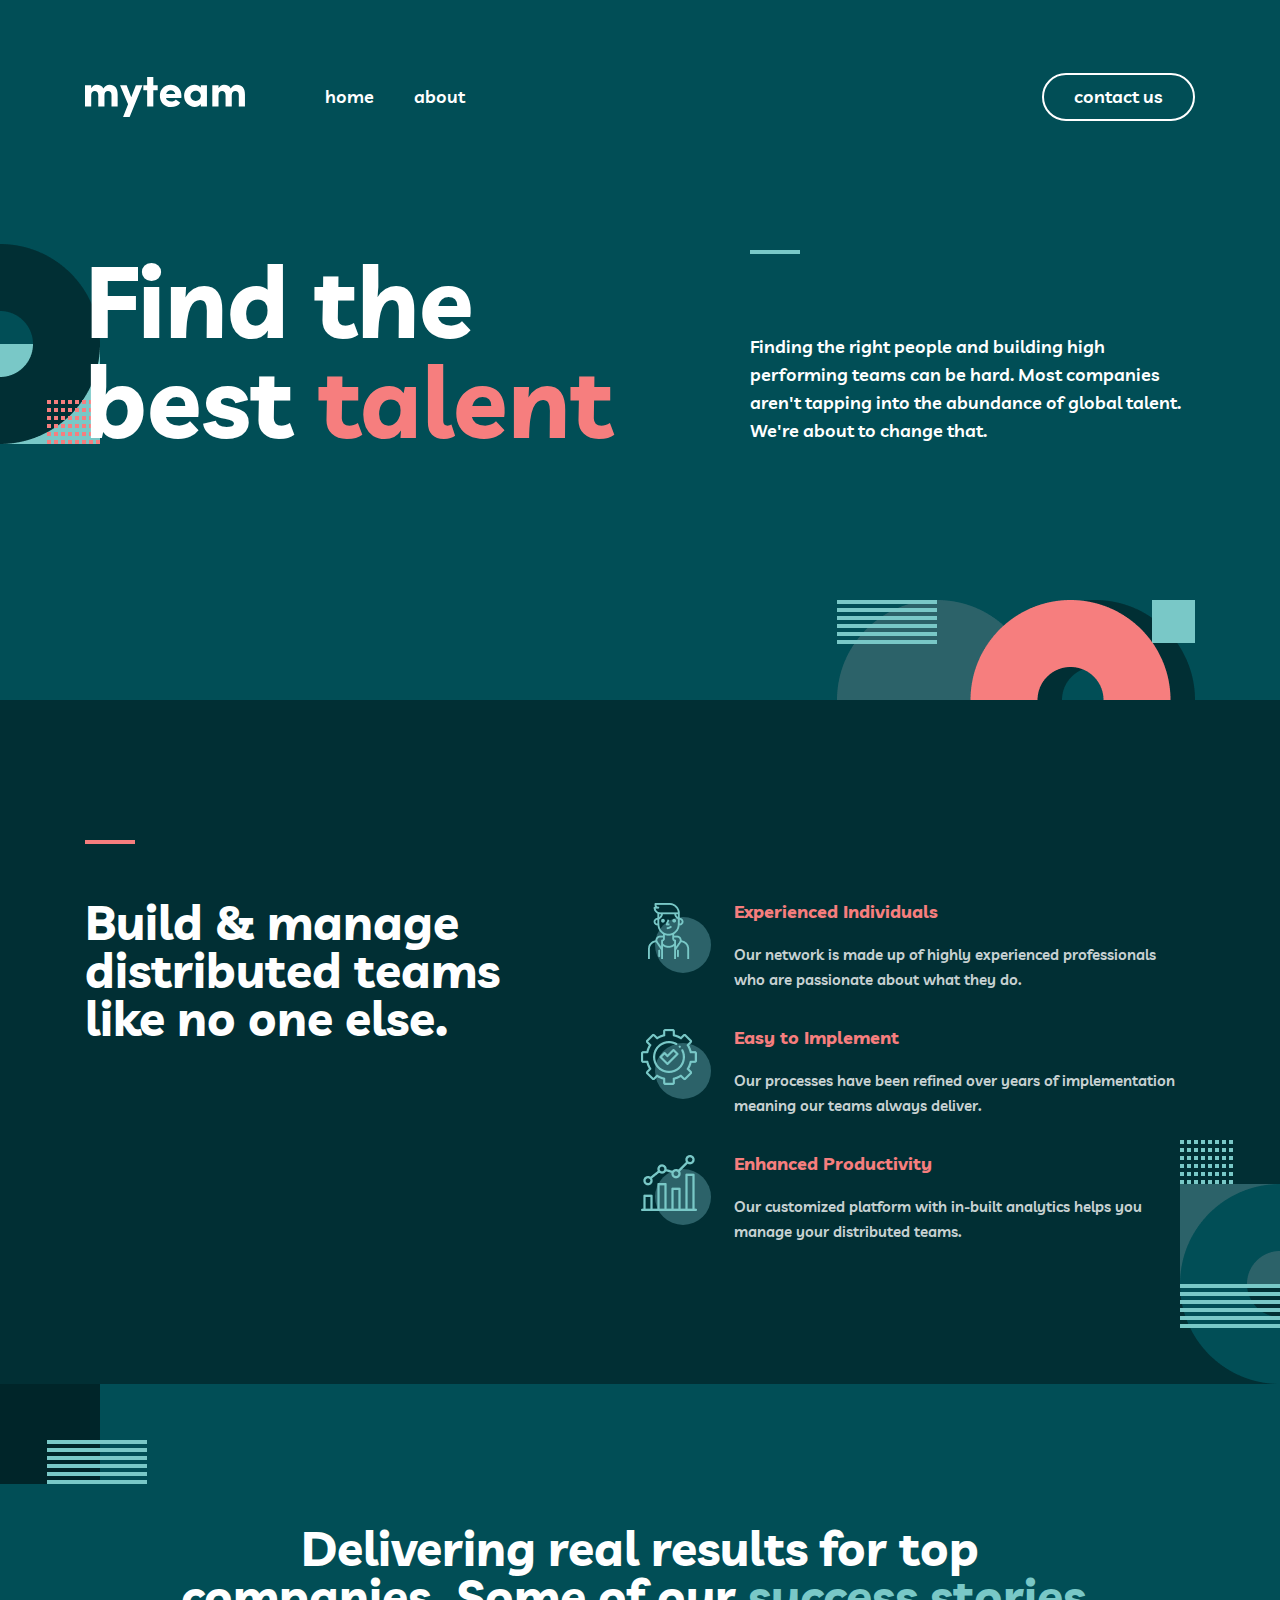
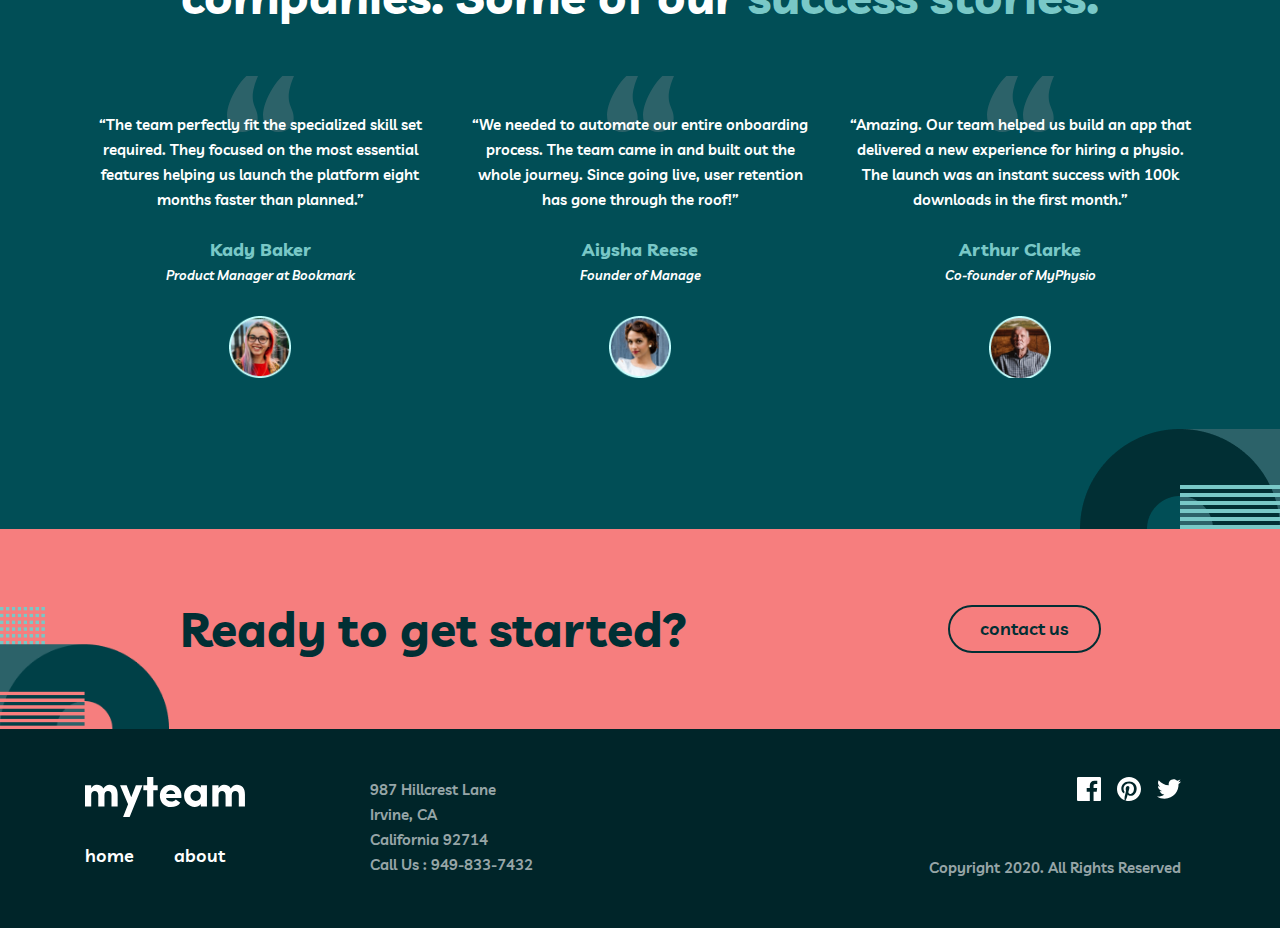
<file: index.html>
<!DOCTYPE html>
<html lang="eng">
<head>
    <meta charset="UTF-8">
    <meta name="author" content="G'afforov Shaxzod">
    <meta name="description" content="site about eights lesson">
    <meta name="keywords" content="site 8lesson">
    <meta http-equiv="X-UA-Compatible" content="IE=edge">
    <meta name="viewport" content="width=device-width ,initial-scale=1"/> 
    <meta property="og:title" content="site about template">
    <meta property="og:description" content="site">
    <meta propery="og:image" content="">
    <link rel="stylesheet" href="./css/main.css">
    <title>template</title>
</head>
<body>
    <header class="header">
        <div class="container header__container">
            <div class="header__wrapper">
                <a href="./index.html" class="header__logo__link">
                    <img src="./img/logo.svg" alt="myteam logo" class="header__logo" width="160" height="40">
                </a>
                
                <div class="header__navbar">
                    <ul class="header__list">
                        <li class="header__item">
                            <a href="./index.html" class="header__nav__link">home</a>
                        </li>
                        <li class="header__item">
                            <a href="./pages/about.html" class="header__nav__link">about</a>
                        </li>
                    </ul>
                </div>
                
                <a href="./pages/contact.html" class="header__contact-link contact-link">contact us</a>
            </div>
        </div>
    </header>
    
    <main class="hero">
        <section class="talent">
            <div class="container talent__container">
                <div class="talent__wrapper">
                    <h1 class="talent__heading">Find the best <span class="talent__seperate">talent</span></h1>
                    
                    <div class="talent__right">
                        <div class="talent__line line"></div>
                        
                        <p class="talent__text">Finding the right people and building high performing teams can be hard. Most companies aren't tapping into the abundance of global talent. We're about to change that.</p>
                    </div>
                </div>
            </div>
        </section>
        
        <section class="teams">
            <div class="container teams__container">
                <div class="teams__wrapper">
                    <div class="teams__line line"></div>
                    
                    <div class="teams__content-box">
                        <h2 class="teams__heading">Build & manage distributed teams like no one else.</h2>
                        
                        <ul class="teams__list">
                            <li class="teams__item">
                                <div class="teams__img__content"></div>
                                
                                <div class="teams__inner-box">
                                    <h3 class="teams__inner__heading">Experienced Individuals</h3>
                                    
                                    <p class="teams__inner__text">Our network is made up of highly experienced professionals who are passionate about what they do.</p>
                                </div>
                            </li>
                            <li class="teams__item">
                                <div class="teams__img__content teams__img__content--secondary"></div>
                                
                                <div class="teams__inner-box">
                                    <h3 class="teams__inner__heading">Easy to Implement</h3>
                                    
                                    <p class="teams__inner__text">Our processes have been refined over years of implementation meaning our teams always deliver.</p>
                                </div>
                            </li>
                            <li class="teams__item">
                                <div class="teams__img__content teams__img__content--thirdly"></div>
                                
                                <div class="teams__inner-box">
                                    <h3 class="teams__inner__heading">Enhanced Productivity</h3>
                                    
                                    <p class="teams__inner__text">Our customized platform with in-built analytics helps you manage your distributed teams.</p>
                                </div>
                            </li>
                        </ul>
                    </div>
                </div>
            </div>
        </section>
        
        <section class="stories">
            <div class="container stories__container">
                <div class="stories__wrapper">
                    <h2 class="stories__heading">Delivering real results for top companies. Some of our <span class="stories__seperate">success stories.</span></h2>
                    
                    <ul class="stories__list">
                        <li class="stories__item">
                            <p class="stories__inner-text"> “The team perfectly fit the specialized skill set required. They focused on the most essential features helping us launch the platform eight months faster than planned.”</p>
                            
                            <h3 class="stories__heading__name">Kady Baker</h3>
                            
                            <p class="stories__title__job">Product Manager at Bookmark</p>
                            
                            <img alt="kadys img" class="stories__img__avatar" srcset="./img/kady@1x.png 1x ,./img/kady@2x.png 2x" width="62" height="62">
                        </li>
                        <li class="stories__item">
                            <p class="stories__inner-text">“We needed to automate our entire onboarding process. The team came in and built out the whole journey. Since going live, user retention has gone through the roof!”</p>
                            
                            <h3 class="stories__heading__name">Aiysha Reese</h3>
                            
                            <p class="stories__title__job">Founder of Manage</p>
                            
                            <img alt="aiyshas img" class="stories__img__avatar" srcset=" ./img/aiysha@1x.png 1x ,./img/aiysha@2x.png 2x" width="62" height="62">
                        </li>
                        <li class="stories__item">
                            <p class="stories__inner-text">“Amazing. Our team helped us build an app that delivered a new experience for hiring a physio. The launch was an instant success with 100k downloads in the first month.”</p>
                            
                            <h3 class="stories__heading__name">Arthur Clarke</h3>
                            
                            <p class="stories__title__job">Co-founder of MyPhysio</p>
                            
                            <img alt="aurthurs img" class="stories__img__avatar" srcset="./img/aurthur@1x.png 1x ,./img/aurthur@2x.png 2x" width="62" height="62">
                        </li>
                    </ul>
                </div>
            </div>
        </section>
        
        <section class="started">
            <div class="container started__container">
                <div class="started__wrapper">
                    <h2 class="started__heading">Ready to get started?</h2>
                    
                    <a href="./pages/contact.html" class="started__contact-link contact-link">contact us</a>
                </div>
            </div>
        </section>
    </main>
    
    <footer class="footer">
        <div class="container footer__container">
            <div class="footer__wrapper">
                <div class="footer__links-box__left">
                    <a href="./index.html" class="header__logo__link footer__logo__link">
                        <img src="./img/logo.svg" alt="myteam logo" class="header__logo" width="160" height="40">
                    </a>
                    
                    <div class="header__navbar">
                        <ul class="header__list">
                            <li class="header__item">
                                <a href="./index.html" class="header__nav__link">home</a>
                            </li>
                            <li class="header__item">
                                <a href="./pages/about.html" class="header__nav__link">about</a>
                            </li>
                        </ul>
                    </div>
                </div>
                
                <ul class="footer__list">
                    <li class="footer__item">987  Hillcrest Lane</li>
                    <li class="footer__item">Irvine, CA</li>
                    <li class="footer__item">California 92714</li>
                    <li class="footer__item">Call Us : 949-833-7432</li>
                </ul>
                
                <div class="footer__right-box">
                    <ul class="footer__target__list">
                        <li class="footer__target__item">
                            <a href="" class="footer__target__link">
                                <svg class="footer__facebook" width="24" height="24" viewBox="0 0 24 24" xmlns="http://www.w3.org/2000/svg"><path d="M22.675 0H1.325C0.593 0 0 0.593 0 1.325V22.676C0 23.407 0.593 24 1.325 24H12.82V14.706H9.692V11.084H12.82V8.413C12.82 5.313 14.713 3.625 17.479 3.625C18.804 3.625 19.942 3.724 20.274 3.768V7.008L18.356 7.009C16.852 7.009 16.561 7.724 16.561 8.772V11.085H20.148L19.681 14.707H16.561V24H22.677C23.407 24 24 23.407 24 22.675V1.325C24 0.593 23.407 0 22.675 0Z"/>
                                </svg>
                            </a>
                        </li>
                        <li class="footer__target__item">
                            <a href="" class="footer__target__link">
                                <svg width="24" height="24" viewBox="0 0 24 24" xmlns="http://www.w3.org/2000/svg">
                                    <path id="Path" d="M12 0C5.373 0 0 5.372 0 12C0 17.084 3.163 21.426 7.627 23.174C7.522 22.225 7.427 20.769 7.669 19.733C7.887 18.796 9.076 13.768 9.076 13.768C9.076 13.768 8.717 13.049 8.717 11.986C8.717 10.318 9.684 9.072 10.888 9.072C11.911 9.072 12.406 9.841 12.406 10.762C12.406 11.791 11.751 13.33 11.412 14.757C11.129 15.951 12.011 16.926 13.189 16.926C15.322 16.926 16.961 14.677 16.961 11.431C16.961 8.558 14.897 6.549 11.949 6.549C8.535 6.549 6.531 9.11 6.531 11.756C6.531 12.787 6.928 13.894 7.424 14.494C7.522 14.613 7.536 14.718 7.507 14.839L7.174 16.199C7.121 16.419 7 16.466 6.772 16.36C5.273 15.662 4.336 13.471 4.336 11.711C4.336 7.926 7.086 4.449 12.265 4.449C16.428 4.449 19.663 7.416 19.663 11.38C19.663 15.516 17.056 18.844 13.436 18.844C12.22 18.844 11.077 18.213 10.686 17.466L9.938 20.319C9.667 21.362 8.936 22.669 8.446 23.465C9.57 23.812 10.763 24 12 24C18.627 24 24 18.627 24 12C24 5.372 18.627 0 12 0Z"/>
                                </svg>
                            </a>
                        </li>
                        <li class="footer__target__item">
                            <a href="" class="footer__target__link">
                                <svg width="24" height="20" viewBox="0 0 24 20" xmlns="http://www.w3.org/2000/svg">
                                    <path id="Path" d="M24 2.55699C23.117 2.94899 22.168 3.21299 21.172 3.33199C22.189 2.72299 22.97 1.75799 23.337 0.607986C22.386 1.17199 21.332 1.58199 20.21 1.80299C19.313 0.845986 18.032 0.247986 16.616 0.247986C13.437 0.247986 11.101 3.21399 11.819 6.29299C7.728 6.08799 4.1 4.12799 1.671 1.14899C0.381 3.36199 1.002 6.25699 3.194 7.72299C2.388 7.69699 1.628 7.47599 0.965 7.10699C0.911 9.38799 2.546 11.522 4.914 11.997C4.221 12.185 3.462 12.229 2.69 12.081C3.316 14.037 5.134 15.46 7.29 15.5C5.22 17.123 2.612 17.848 0 17.54C2.179 18.937 4.768 19.752 7.548 19.752C16.69 19.752 21.855 12.031 21.543 5.10599C22.505 4.41099 23.34 3.54399 24 2.55699Z"/>
                                </svg>
                            </a>
                        </li>
                    </ul>
                    
                    <p class="footer__rights-text">Copyright 2020. All Rights Reserved</p>
                </div>
            </div>
        </div>
    </footer>
</body>
</html>
</file>
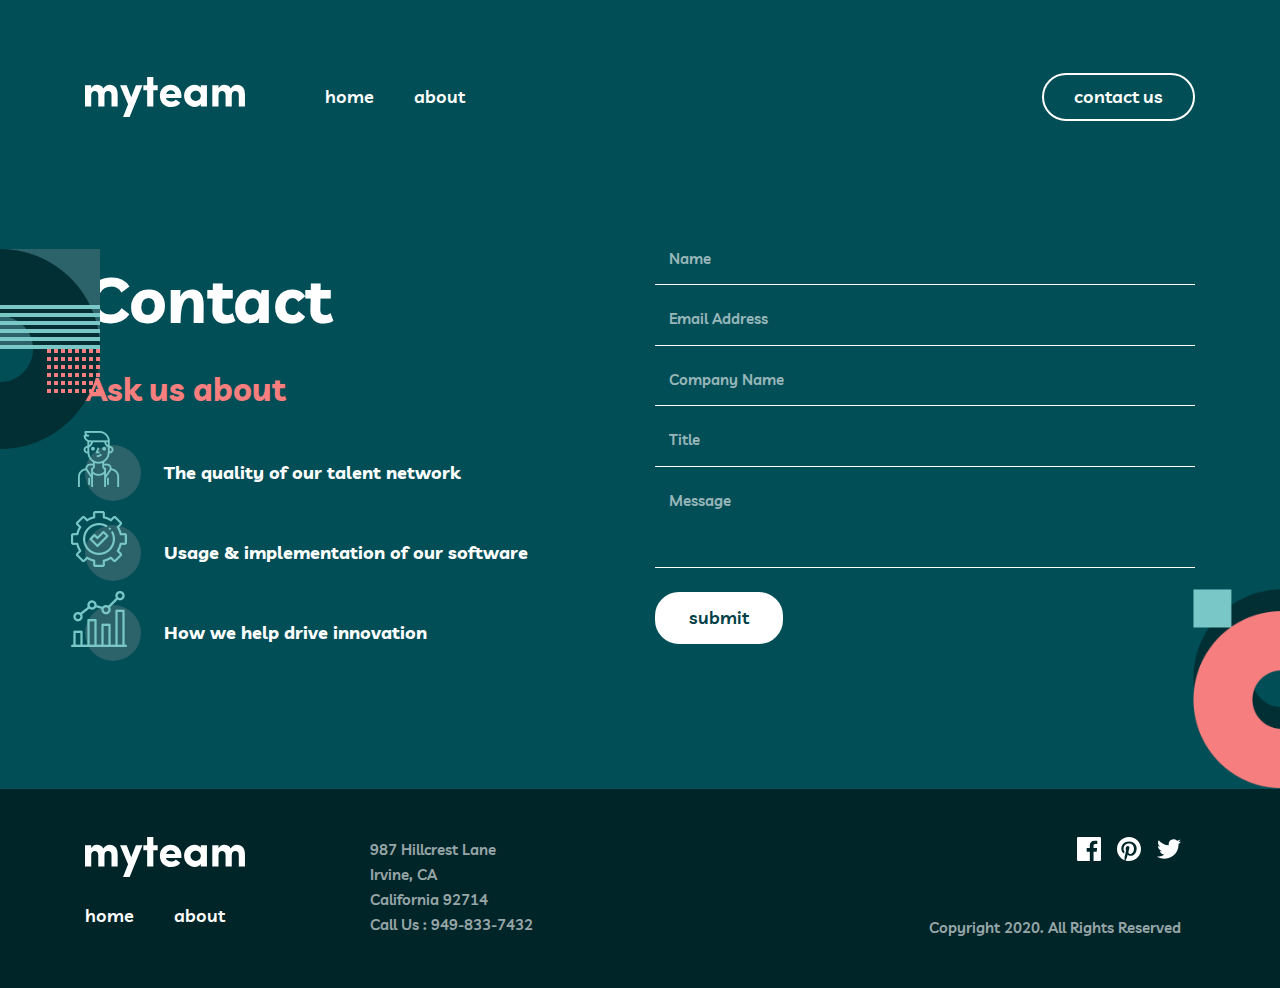
<file: pages/contact.html>
<!DOCTYPE html>
<html lang="eng">
<head>
    <meta charset="UTF-8">
    <meta name="author" content="G'afforov Shaxzod">
    <meta name="description" content="site about eights lesson">
    <meta name="keywords" content="site 8lesson">
    <meta http-equiv="X-UA-Compatible" content="IE=edge">
    <meta name="viewport" content="width=device-width ,initial-scale=1"/> 
    <meta property="og:title" content="site about template">
    <meta property="og:description" content="site">
    <meta propery="og:image" content="">
    <link rel="stylesheet" href="./../css/main.css">
    <title>template</title>
</head>
<body>
    <header class="header">
        <div class="container header__container">
            <div class="header__wrapper">
                <a href="./../index.html" class="header__logo__link">
                    <img src="./../img/logo.svg" alt="myteam logo" class="header__logo" width="160" height="40">
                </a>
                
                <div class="header__navbar">
                    <ul class="header__list">
                        <li class="header__item">
                            <a href="./../index.html" class="header__nav__link">home</a>
                        </li>
                        <li class="header__item">
                            <a href="./about.html" class="header__nav__link">about</a>
                        </li>
                    </ul>
                </div>
                
                <a href="./contact.html" class="header__contact-link contact-link">contact us</a>
            </div>
        </div>
    </header>
    
    <main class="hero">
        <section class="contact">
            <div class="container contact__container">
                <div class="contact__wrapper">
                    <div class="contact__left">
                        <h1 class="contact__heading">Contact</h1>
                        
                        <h2 class="contact__little__heading">Ask us about</h2>
                        
                        <ul class="teams__list contact__list">
                            <li class="teams__item">
                                <div class="teams__img__content"></div>
                                
                                <div class="teams__inner-box">
                                    <p class="teams__inner__text contact__inner__text">The quality of our talent network</p>
                                </div>
                            </li>
                            <li class="teams__item">
                                <div class="teams__img__content teams__img__content--secondary"></div>
                                
                                <div class="teams__inner-box">
                                    <p class="teams__inner__text contact__inner__text">Usage & implementation of our software</p>
                                </div>
                            </li>
                            <li class="teams__item">
                                <div class="teams__img__content teams__img__content--thirdly"></div>
                                
                                <div class="teams__inner-box">
                                    <p class="teams__inner__text contact__inner__text">How we help drive innovation</p>
                                </div>
                            </li>
                        </ul>
                    </div>
                    
                    <div class="contact__right">
                        <form action="https://echo.htmlacademy.ru/" class="contact__form">
                            <div class="contact__input__box">
                                <input type="text" class="contact__name contact__input" required name="name" placeholder="Name">
                                <p class="contact__input__text">This field is required</p>
                            </div>
                            
                            <div class="contact__input__box">
                                <input type="email" class="contact__email contact__input" required name="email" placeholder="Email Address">
                                
                                <p class="contact__input__text">This field is required</p>
                            </div>
                            
                            <div class="contact__input__box">
                                <input type="text" class="contact__company__name contact__input" required name="Company Name" placeholder="Company Name">
                                
                                <p class="contact__input__text">This field is required</p>
                            </div>
                            
                            <div class="contact__input__box">
                                <input type="text" class="contact__title contact__input" required name="title" placeholder="Title">
                                
                                <p class="contact__input__text">This field is required</p>
                            </div>
                            
                            <div class="contact__input__box">
                                <input type="text" class="contact__message contact__input" required name="Message" placeholder="Message">
                                
                                <p class="contact__input__text">This field is required</p>
                            </div>
                            
                            <button type="submit" class="contact__btn">submit</button>
                        </form>
                    </div>
                </div>
            </div>
        </section>
    </main>
    
    <footer class="footer">
        <div class="container footer__container">
            <div class="footer__wrapper">
                <div class="footer__links-box__left">
                    <a href="./../index.html" class="header__logo__link footer__logo__link">
                        <img src="./../img/logo.svg" alt="myteam logo" class="header__logo" width="160" height="40">
                    </a>
                    
                    <div class="header__navbar">
                        <ul class="header__list">
                            <li class="header__item">
                                <a href="./../index.html" class="header__nav__link">home</a>
                            </li>
                            <li class="header__item">
                                <a href="./about.html" class="header__nav__link">about</a>
                            </li>
                        </ul>
                    </div>
                </div>
                
                <ul class="footer__list">
                    <li class="footer__item">987  Hillcrest Lane</li>
                    <li class="footer__item">Irvine, CA</li>
                    <li class="footer__item">California 92714</li>
                    <li class="footer__item">Call Us : 949-833-7432</li>
                </ul>
                
                <div class="footer__right-box">
                    <ul class="footer__target__list">
                        <li class="footer__target__item">
                            <a href="" class="footer__target__link">
                                <svg class="footer__facebook" width="24" height="24" viewBox="0 0 24 24" xmlns="http://www.w3.org/2000/svg"><path d="M22.675 0H1.325C0.593 0 0 0.593 0 1.325V22.676C0 23.407 0.593 24 1.325 24H12.82V14.706H9.692V11.084H12.82V8.413C12.82 5.313 14.713 3.625 17.479 3.625C18.804 3.625 19.942 3.724 20.274 3.768V7.008L18.356 7.009C16.852 7.009 16.561 7.724 16.561 8.772V11.085H20.148L19.681 14.707H16.561V24H22.677C23.407 24 24 23.407 24 22.675V1.325C24 0.593 23.407 0 22.675 0Z"/>
                                </svg>
                            </a>
                        </li>
                        <li class="footer__target__item">
                            <a href="" class="footer__target__link">
                                <svg width="24" height="24" viewBox="0 0 24 24" xmlns="http://www.w3.org/2000/svg">
                                    <path id="Path" d="M12 0C5.373 0 0 5.372 0 12C0 17.084 3.163 21.426 7.627 23.174C7.522 22.225 7.427 20.769 7.669 19.733C7.887 18.796 9.076 13.768 9.076 13.768C9.076 13.768 8.717 13.049 8.717 11.986C8.717 10.318 9.684 9.072 10.888 9.072C11.911 9.072 12.406 9.841 12.406 10.762C12.406 11.791 11.751 13.33 11.412 14.757C11.129 15.951 12.011 16.926 13.189 16.926C15.322 16.926 16.961 14.677 16.961 11.431C16.961 8.558 14.897 6.549 11.949 6.549C8.535 6.549 6.531 9.11 6.531 11.756C6.531 12.787 6.928 13.894 7.424 14.494C7.522 14.613 7.536 14.718 7.507 14.839L7.174 16.199C7.121 16.419 7 16.466 6.772 16.36C5.273 15.662 4.336 13.471 4.336 11.711C4.336 7.926 7.086 4.449 12.265 4.449C16.428 4.449 19.663 7.416 19.663 11.38C19.663 15.516 17.056 18.844 13.436 18.844C12.22 18.844 11.077 18.213 10.686 17.466L9.938 20.319C9.667 21.362 8.936 22.669 8.446 23.465C9.57 23.812 10.763 24 12 24C18.627 24 24 18.627 24 12C24 5.372 18.627 0 12 0Z"/>
                                </svg>
                            </a>
                        </li>
                        <li class="footer__target__item">
                            <a href="" class="footer__target__link">
                                <svg width="24" height="20" viewBox="0 0 24 20" xmlns="http://www.w3.org/2000/svg">
                                    <path id="Path" d="M24 2.55699C23.117 2.94899 22.168 3.21299 21.172 3.33199C22.189 2.72299 22.97 1.75799 23.337 0.607986C22.386 1.17199 21.332 1.58199 20.21 1.80299C19.313 0.845986 18.032 0.247986 16.616 0.247986C13.437 0.247986 11.101 3.21399 11.819 6.29299C7.728 6.08799 4.1 4.12799 1.671 1.14899C0.381 3.36199 1.002 6.25699 3.194 7.72299C2.388 7.69699 1.628 7.47599 0.965 7.10699C0.911 9.38799 2.546 11.522 4.914 11.997C4.221 12.185 3.462 12.229 2.69 12.081C3.316 14.037 5.134 15.46 7.29 15.5C5.22 17.123 2.612 17.848 0 17.54C2.179 18.937 4.768 19.752 7.548 19.752C16.69 19.752 21.855 12.031 21.543 5.10599C22.505 4.41099 23.34 3.54399 24 2.55699Z"/>
                                </svg>
                            </a>
                        </li>
                    </ul>
                    
                    <p class="footer__rights-text">Copyright 2020. All Rights Reserved</p>
                </div>
            </div>
        </div>
    </footer>
</body>
</html>
</file>
<file: css/main.css>
.footer {
  background-color: #002529;
}
.footer__container {
  padding: 48px 0;
}
.footer__wrapper {
  display: flex;
  flex-direction: falce;
  align-items: falce;
  flex-direction: falce;
  align-items: falce;
}
.footer__links-box__left {
  max-width: 160px;
  margin-right: 125px;
}
.footer__logo__link {
  display: inline-block;
  margin-bottom: 25px;
}
.footer__list {
  margin-right: 396px;
}
.footer__item {
  max-width: 174px;
  font-style: normal;
  font-weight: 600;
  font-size: 15px;
  line-height: 25px;
  color: rgba(255, 255, 255, 0.6);
}
.footer__right-box {
  display: flex;
  flex-direction: column;
  align-items: flex-end;
  flex-direction: column;
  align-items: flex-end;
  max-width: 255px;
  gap: 51px;
}
.footer__target__list {
  display: flex;
  flex-direction: falce;
  align-items: center;
  flex-direction: falce;
  align-items: center;
  gap: 16px;
}
.footer__target__link {
  fill: #fff;
}
.footer__target__link:hover {
  fill: #F67E7E;
}
.footer__rights-text {
  font-style: normal;
  font-weight: 600;
  font-size: 15px;
  line-height: 25px;
  text-align: right;
  color: rgba(255, 255, 255, 0.6);
}

.header {
  background-color: #014E56;
}
.header__container {
  padding: 73px 0;
}
.header__wrapper {
  display: flex;
  flex-direction: falce;
  align-items: center;
  flex-direction: falce;
  align-items: center;
}
.header__logo__link {
  margin-right: 80px;
}
.header__logo {
  width: 160px;
  height: 40px;
}
.header__navbar {
  margin-right: 577px;
}
.header__list {
  display: flex;
  flex-direction: falce;
  align-items: center;
  flex-direction: falce;
  align-items: center;
  gap: 40px;
}
.header__nav__link {
  font-style: normal;
  font-weight: 600;
  font-size: 18px;
  line-height: 28px;
  color: #fff;
}
.header__nav__link:hover {
  color: #F67E7E;
}
.header__contact-link {
  border: 2px solid #fff;
  color: #fff;
}
.header__contact-link:hover {
  background-color: #fff;
  color: #012F34;
}

.talent {
  padding-top: 56px;
  background-image: url(./../../img/first-section-bg1.png);
  background-repeat: no-repeat;
  background-size: 100px 200px;
  background-position: left 50px;
}
.talent__wrapper {
  display: flex;
  flex-direction: falce;
  align-items: falce;
  flex-direction: falce;
  align-items: falce;
  gap: 125px;
  padding-bottom: 250px;
  background-image: url(./../../img/first-section-bg2.png);
  background-repeat: no-repeat;
  background-size: 358px 100px;
  background-position: right bottom;
}
.talent__heading {
  font-style: normal;
  font-weight: 700;
  font-size: 100px;
  line-height: 100px;
  color: #fff;
  max-width: 540px;
}
.talent__seperate {
  color: #F67E7E;
}
.talent__right {
  max-width: 445px;
}
.talent__line {
  background-color: #79C8C7;
  margin-bottom: 79px;
}
.talent__text {
  font-style: normal;
  font-weight: 600;
  font-size: 18px;
  line-height: 28px;
  color: #fff;
}

.teams {
  background-color: #012F34;
  background-image: url(./../../img/second-section-bg.png);
  background-repeat: no-repeat;
  background-size: 100px 244px;
  background-position: right bottom;
}
.teams__container {
  padding: 140px 0;
}
.teams__line {
  background-color: #F67E7E;
  margin-bottom: 54px;
}
.teams__content-box {
  display: flex;
  flex-direction: falce;
  align-items: falce;
  flex-direction: falce;
  align-items: falce;
  gap: 150px;
}
.teams__heading {
  max-width: 420px;
  font-style: normal;
  font-weight: 700;
  font-size: 48px;
  line-height: 48px;
  color: #fff;
}
.teams__list {
  display: flex;
  flex-direction: column;
  align-items: falce;
  flex-direction: column;
  align-items: falce;
  gap: 32px;
}
.teams__item {
  display: flex;
  flex-direction: falce;
  align-items: center;
  flex-direction: falce;
  align-items: center;
  gap: 23px;
  max-width: 540px;
}
.teams__img__content {
  width: 56px;
  height: 56px;
  background-color: #2C6269;
  border-radius: 50%;
  position: relative;
}
.teams__img__content::before {
  content: "";
  display: inline-block;
  position: absolute;
  width: 56px;
  height: 56px;
  background-image: url(./../../img/individual.png);
  background-repeat: no-repeat;
  background-size: contain;
  background-position: center;
  top: -25%;
  right: 25%;
}
.teams__img__content--secondary::before {
  background-image: url(./../../img/implement.png);
}
.teams__img__content--thirdly::before {
  background-image: url(./../../img/productivity.png);
}
.teams__inner-box {
  max-width: 445px;
}
.teams__inner__heading {
  font-style: normal;
  font-weight: 700;
  font-size: 18px;
  line-height: 28px;
  margin-bottom: 16px;
  color: #F67E7E;
}
.teams__inner__text {
  font-style: normal;
  font-weight: 600;
  font-size: 15px;
  line-height: 25px;
  color: hsla(0, 0%, 100%, 0.8);
}

.stories {
  padding: 140px 0;
  position: relative;
}
.stories::before {
  content: "";
  display: inline-block;
  position: absolute;
  width: 147px;
  height: 100px;
  top: 0;
  left: 0;
  background-image: url(./../../img/third-section-bg.png);
  background-repeat: no-repeat;
  background-size: contain;
  background-position: center;
}
.stories::after {
  content: "";
  display: inline-block;
  position: absolute;
  width: 200px;
  height: 100px;
  bottom: 0;
  right: 0;
  background-image: url(./../../img/third-section-bg2.png);
  background-repeat: no-repeat;
  background-size: contain;
  background-position: center;
}
.stories__wrapper {
  display: flex;
  flex-direction: column;
  align-items: center;
  flex-direction: column;
  align-items: center;
  gap: 56px;
}
.stories__heading {
  font-style: normal;
  font-weight: 700;
  font-size: 48px;
  line-height: 48px;
  text-align: center;
  max-width: 932px;
  color: #fff;
}
.stories__seperate {
  color: #79C8C7;
}
.stories__list {
  display: flex;
  flex-direction: falce;
  align-items: center;
  flex-direction: falce;
  align-items: center;
  gap: 30px;
}
.stories__item {
  max-width: 350px;
  position: relative;
  padding: 36px 0 11px;
  display: flex;
  flex-direction: column;
  align-items: center;
  flex-direction: column;
  align-items: center;
}
.stories__item::before {
  content: "";
  display: inline-block;
  position: absolute;
  width: 67px;
  height: 56px;
  top: 0;
  left: 142px;
  background-image: url(./../../img/pair-nail.svg);
  background-repeat: no-repeat;
  background-position: center;
  background-size: contain;
  z-index: -1;
}
.stories__inner-text {
  font-style: normal;
  font-weight: 600;
  font-size: 15px;
  line-height: 25px;
  text-align: center;
  margin-bottom: 24px;
}
.stories__heading__name {
  font-weight: 700;
  font-size: 18px;
  line-height: 28px;
  text-align: center;
  color: #79C8C7;
  margin-bottom: 2px;
}
.stories__title__job {
  font-size: 13px;
  line-height: 18px;
  font-style: italic;
  text-align: center;
  margin-bottom: 32px;
}
.stories__img__avatar {
  width: 62px;
  height: 62px;
}

.started {
  background-color: #F67E7E;
  position: relative;
}
.started::after {
  content: "";
  position: absolute;
  display: inline-block;
  width: 169px;
  height: 122px;
  left: 0;
  bottom: 0;
  background-image: url(./../../img/fourth-section-bg.png);
  background-repeat: no-repeat;
  background-size: contain;
  background-position: center;
}
.started__container {
  padding: 76px 0;
}
.started__wrapper {
  display: flex;
  flex-direction: falce;
  align-items: center;
  flex-direction: falce;
  align-items: center;
  gap: 260px;
  justify-content: center;
}
.started__heading {
  font-style: normal;
  font-weight: 700;
  font-size: 48px;
  line-height: 48px;
  color: #012F34;
}
.started__contact-link {
  border: 2px solid #012F34;
  color: #012F34;
}
.started__contact-link:hover {
  background-color: #012F34;
  color: #fff;
}

/*! normalize.css v8.0.1 | MIT License | github.com/necolas/normalize.css */
/* Document
   ========================================================================== */
/**
 * 1. Correct the line height in all browsers.
 * 2. Prevent adjustments of font size after orientation changes in iOS.
 */
html {
  line-height: 1.15; /* 1 */
  -webkit-text-size-adjust: 100%; /* 2 */
}

/* Sections
   ========================================================================== */
/**
 * Remove the margin in all browsers.
 */
body {
  margin: 0;
}

/**
 * Render the `main` element consistently in IE.
 */
main {
  display: block;
}

/**
 * Correct the font size and margin on `h1` elements within `section` and
 * `article` contexts in Chrome, Firefox, and Safari.
 */
h1 {
  font-size: 2em;
  margin: 0.67em 0;
}

/* Grouping content
   ========================================================================== */
/**
 * 1. Add the correct box sizing in Firefox.
 * 2. Show the overflow in Edge and IE.
 */
hr {
  box-sizing: content-box; /* 1 */
  height: 0; /* 1 */
  overflow: visible; /* 2 */
}

/**
 * 1. Correct the inheritance and scaling of font size in all browsers.
 * 2. Correct the odd `em` font sizing in all browsers.
 */
pre {
  font-family: monospace, monospace; /* 1 */
  font-size: 1em; /* 2 */
}

/* Text-level semantics
   ========================================================================== */
/**
 * Remove the gray background on active links in IE 10.
 */
a {
  background-color: transparent;
}

/**
 * 1. Remove the bottom border in Chrome 57-
 * 2. Add the correct text decoration in Chrome, Edge, IE, Opera, and Safari.
 */
abbr[title] {
  border-bottom: none; /* 1 */
  text-decoration: underline; /* 2 */
  text-decoration: underline dotted; /* 2 */
}

/**
 * Add the correct font weight in Chrome, Edge, and Safari.
 */
b,
strong {
  font-weight: bolder;
}

/**
 * 1. Correct the inheritance and scaling of font size in all browsers.
 * 2. Correct the odd `em` font sizing in all browsers.
 */
code,
kbd,
samp {
  font-family: monospace, monospace; /* 1 */
  font-size: 1em; /* 2 */
}

/**
 * Add the correct font size in all browsers.
 */
small {
  font-size: 80%;
}

/**
 * Prevent `sub` and `sup` elements from affecting the line height in
 * all browsers.
 */
sub,
sup {
  font-size: 75%;
  line-height: 0;
  position: relative;
  vertical-align: baseline;
}

sub {
  bottom: -0.25em;
}

sup {
  top: -0.5em;
}

/* Embedded content
   ========================================================================== */
/**
 * Remove the border on images inside links in IE 10.
 */
img {
  border-style: none;
}

/* Forms
   ========================================================================== */
/**
 * 1. Change the font styles in all browsers.
 * 2. Remove the margin in Firefox and Safari.
 */
button,
input,
optgroup,
select,
textarea {
  font-family: inherit; /* 1 */
  font-size: 100%; /* 1 */
  line-height: 1.15; /* 1 */
  margin: 0; /* 2 */
}

/**
 * Show the overflow in IE.
 * 1. Show the overflow in Edge.
 */
button,
input { /* 1 */
  overflow: visible;
}

/**
 * Remove the inheritance of text transform in Edge, Firefox, and IE.
 * 1. Remove the inheritance of text transform in Firefox.
 */
button,
select { /* 1 */
  text-transform: none;
}

/**
 * Correct the inability to style clickable types in iOS and Safari.
 */
button,
[type=button],
[type=reset],
[type=submit] {
  -webkit-appearance: button;
}

/**
 * Remove the inner border and padding in Firefox.
 */
button::-moz-focus-inner,
[type=button]::-moz-focus-inner,
[type=reset]::-moz-focus-inner,
[type=submit]::-moz-focus-inner {
  border-style: none;
  padding: 0;
}

/**
 * Restore the focus styles unset by the previous rule.
 */
button:-moz-focusring,
[type=button]:-moz-focusring,
[type=reset]:-moz-focusring,
[type=submit]:-moz-focusring {
  outline: 1px dotted ButtonText;
}

/**
 * Correct the padding in Firefox.
 */
fieldset {
  padding: 0.35em 0.75em 0.625em;
}

/**
 * 1. Correct the text wrapping in Edge and IE.
 * 2. Correct the color inheritance from `fieldset` elements in IE.
 * 3. Remove the padding so developers are not caught out when they zero out
 *    `fieldset` elements in all browsers.
 */
legend {
  box-sizing: border-box; /* 1 */
  color: inherit; /* 2 */
  display: table; /* 1 */
  max-width: 100%; /* 1 */
  padding: 0; /* 3 */
  white-space: normal; /* 1 */
}

/**
 * Add the correct vertical alignment in Chrome, Firefox, and Opera.
 */
progress {
  vertical-align: baseline;
}

/**
 * Remove the default vertical scrollbar in IE 10+.
 */
textarea {
  overflow: auto;
}

/**
 * 1. Add the correct box sizing in IE 10.
 * 2. Remove the padding in IE 10.
 */
[type=checkbox],
[type=radio] {
  box-sizing: border-box; /* 1 */
  padding: 0; /* 2 */
}

/**
 * Correct the cursor style of increment and decrement buttons in Chrome.
 */
[type=number]::-webkit-inner-spin-button,
[type=number]::-webkit-outer-spin-button {
  height: auto;
}

/**
 * 1. Correct the odd appearance in Chrome and Safari.
 * 2. Correct the outline style in Safari.
 */
[type=search] {
  -webkit-appearance: textfield; /* 1 */
  outline-offset: -2px; /* 2 */
}

/**
 * Remove the inner padding in Chrome and Safari on macOS.
 */
[type=search]::-webkit-search-decoration {
  -webkit-appearance: none;
}

/**
 * 1. Correct the inability to style clickable types in iOS and Safari.
 * 2. Change font properties to `inherit` in Safari.
 */
::-webkit-file-upload-button {
  -webkit-appearance: button; /* 1 */
  font: inherit; /* 2 */
}

/* Interactive
   ========================================================================== */
/*
 * Add the correct display in Edge, IE 10+, and Firefox.
 */
details {
  display: block;
}

/*
 * Add the correct display in all browsers.
 */
summary {
  display: list-item;
}

/* Misc
   ========================================================================== */
/**
 * Add the correct display in IE 10+.
 */
template {
  display: none;
}

/**
 * Add the correct display in IE 10.
 */
[hidden] {
  display: none;
}

.container {
  max-width: 1150px;
  margin: 0 auto;
  padding-left: 20px;
  padding-right: 20px;
}

* {
  box-sizing: border-box;
}

li, ul, ol {
  margin: 0;
  padding: 0;
  list-style-type: none;
}

h1, h2, h3, h4, h5, h6, p {
  margin: 0;
  padding: 0;
}

a {
  text-decoration: none;
}
a:active {
  transform: scale(1.1);
  transition: all ease 0.8;
}

img {
  vertical-align: middle;
}

body {
  margin: 0;
  padding: 0;
  display: flex;
  flex-direction: column;
  min-height: 100vh;
  font-family: "Livvic", sans-serif;
  background-color: #014E56;
  color: #fff;
}

main {
  flex-grow: 1;
}

.contact-link {
  display: flex;
  flex-direction: falce;
  align-items: center;
  flex-direction: falce;
  align-items: center;
  justify-content: center;
  border-radius: 24px;
  font-family: "Livvic", sans-serif;
  font-style: normal;
  font-weight: 600;
  font-size: 18px;
  line-height: 28px;
  width: 153px;
  height: 48px;
}

.line {
  width: 50px;
  height: 4px;
}

/* livvic-600 - latin */
@font-face {
  font-display: swap; /* Check https://developer.mozilla.org/en-US/docs/Web/CSS/@font-face/font-display for other options. */
  font-family: "Livvic";
  font-style: normal;
  font-weight: 600;
  src: url("../fonts/livvic-v13-latin-600.woff2") format("woff2"), url("../fonts/livvic-v13-latin-600.woff") format("woff"); /* Chrome 5+, Firefox 3.6+, IE 9+, Safari 5.1+ */
}
/* livvic-600italic - latin */
@font-face {
  font-display: swap; /* Check https://developer.mozilla.org/en-US/docs/Web/CSS/@font-face/font-display for other options. */
  font-family: "Livvic";
  font-style: italic;
  font-weight: 600;
  src: url("../fonts/livvic-v13-latin-600italic.woff2") format("woff2"), url("../fonts/livvic-v13-latin-600italic.woff") format("woff"); /* Chrome 5+, Firefox 3.6+, IE 9+, Safari 5.1+ */
}
/* livvic-700 - latin */
@font-face {
  font-display: swap; /* Check https://developer.mozilla.org/en-US/docs/Web/CSS/@font-face/font-display for other options. */
  font-family: "Livvic";
  font-style: normal;
  font-weight: 700;
  src: url("../fonts/livvic-v13-latin-700.woff2") format("woff2"), url("../fonts/livvic-v13-latin-700.woff") format("woff"); /* Chrome 5+, Firefox 3.6+, IE 9+, Safari 5.1+ */
}
.contact {
  position: relative;
  padding-top: 55px;
  padding-bottom: 128px;
}
.contact::before {
  content: "";
  display: inline-block;
  position: absolute;
  width: 100px;
  height: 200px;
  background-image: url(./../../img/contactpagebg1.png);
  background-repeat: no-repeat;
  background-size: contain;
  background-position: center;
  left: 0;
}
.contact::after {
  content: "";
  display: inline-block;
  position: absolute;
  width: 112px;
  height: 200px;
  background-image: url(./../../img/contactpagebg2.png);
  background-repeat: no-repeat;
  background-size: contain;
  background-position: center;
  bottom: 0;
  right: -1%;
}
.contact__wrapper {
  display: flex;
  flex-direction: falce;
  align-items: falce;
  flex-direction: falce;
  align-items: falce;
  justify-content: space-between;
}
.contact__heading {
  font-style: normal;
  font-weight: 700;
  font-size: 64px;
  line-height: 100px;
  color: #fff;
  margin-bottom: 16px;
}
.contact__little__heading {
  font-style: normal;
  font-weight: 700;
  font-size: 32px;
  line-height: 48px;
  margin-bottom: 32px;
  color: #F67E7E;
}
.contact__list {
  gap: 24px;
}
.contact__inner__text {
  font-style: normal;
  font-weight: 700;
  font-size: 18px;
  line-height: 28px;
  color: #fff;
}
.contact__right {
  max-width: 540px;
}
.contact__form {
  display: flex;
  flex-direction: column;
  align-items: center;
  flex-direction: column;
  align-items: center;
  max-width: 540px;
  gap: 24px;
}
.contact__input {
  display: inline-block;
  width: 540px;
  border: none;
  background-color: transparent;
  border-bottom: 1px solid #fff;
  padding: 0 0 17px 14px;
  outline: none;
  position: relative;
  color: #fff;
}
.contact__input::placeholder {
  font-style: normal;
  font-weight: 600;
  font-size: 15px;
  line-height: 25px;
  color: rgba(255, 255, 255, 0.6);
}
.contact__input:focus {
  border-bottom: 1px solid #F67E7E;
}
.contact__input:focus + .contact__input__text {
  display: block;
  font-family: "Livvic", sans-serif;
  font-size: 10px;
  line-height: 12px;
  font-style: italic;
  color: #F67E7E;
  padding-top: 8px;
}
.contact__input:focus::placeholder {
  color: #F67E7E;
  opacity: 0.6;
}
.contact__message {
  padding: 0 0 58px 14px;
}
.contact__btn {
  border: none;
  padding: 10px 32px;
  background-color: #fff;
  font-style: normal;
  font-weight: 600;
  font-size: 18px;
  line-height: 28px;
  color: #004047;
  border: 2px solid #fff;
  border-radius: 24px;
  align-self: flex-start;
}
.contact__input__text {
  display: none;
}

/*# sourceMappingURL=main.css.map */
</file>
